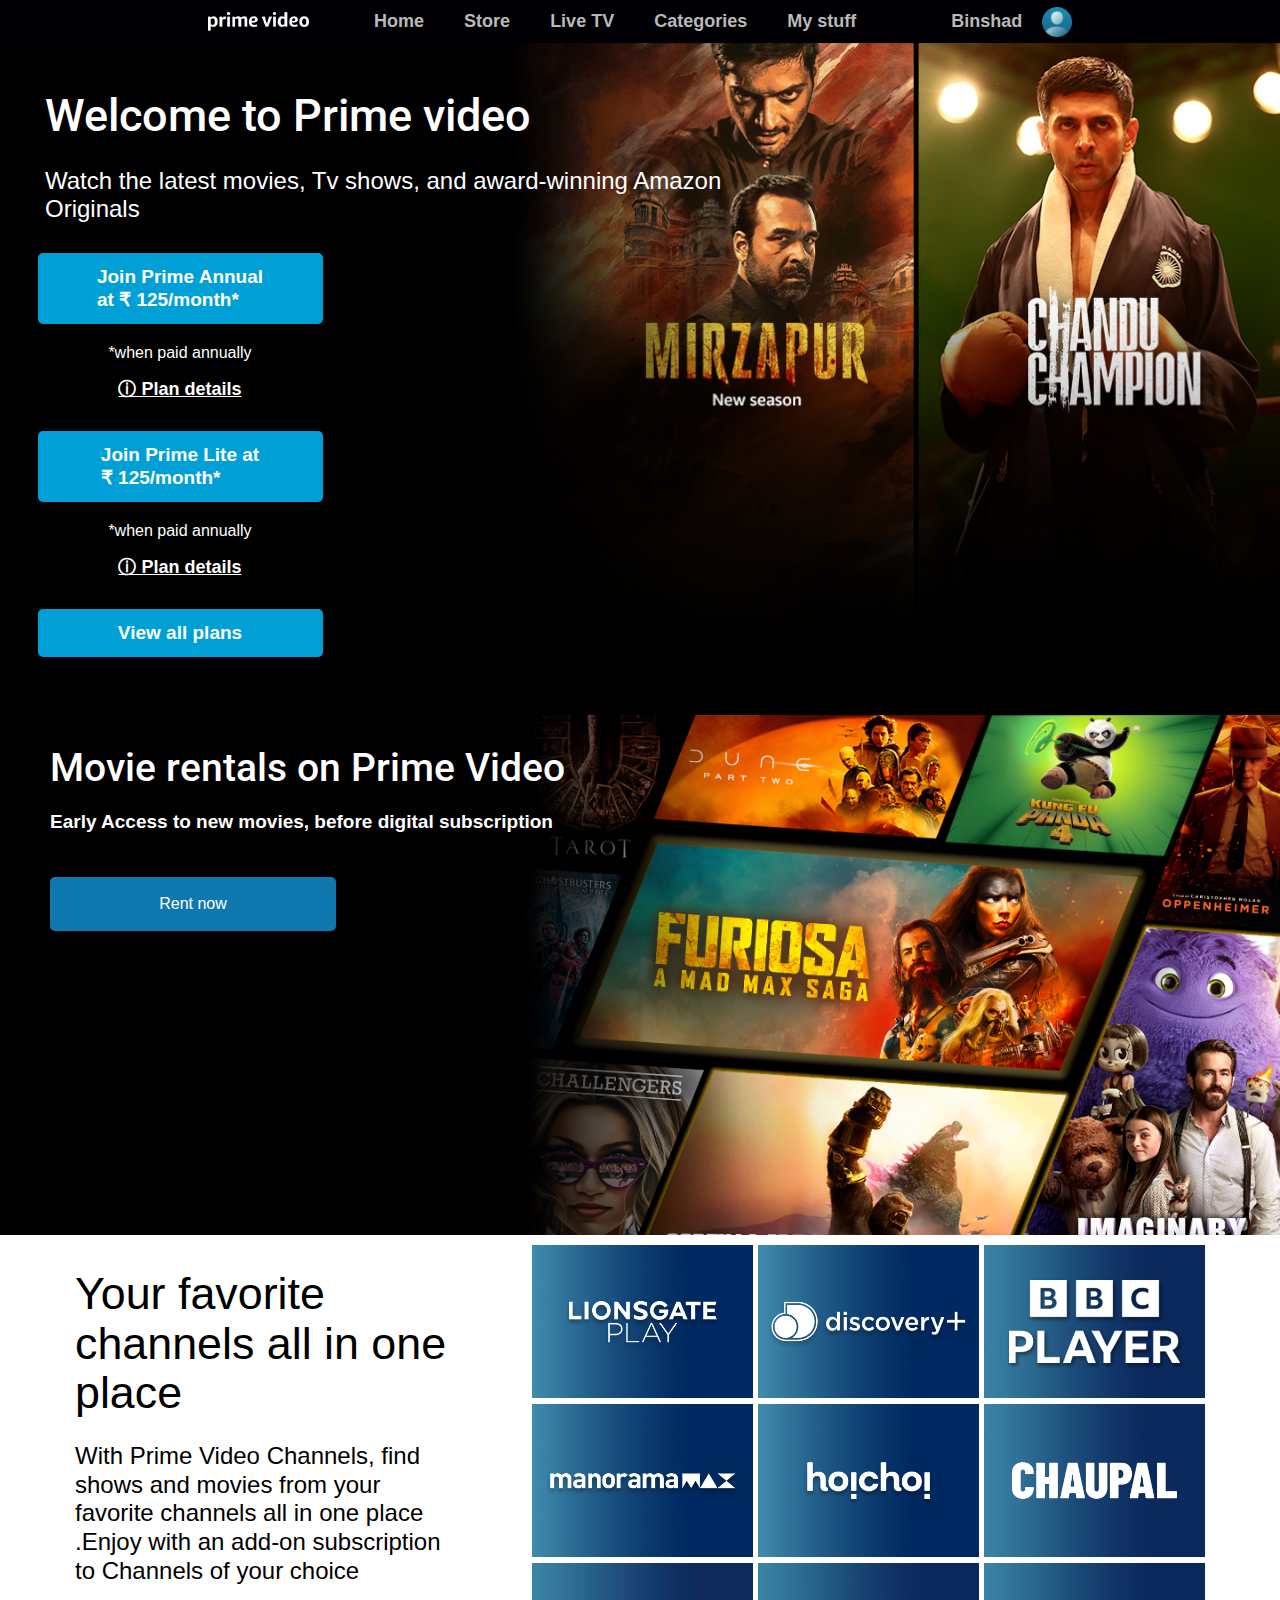
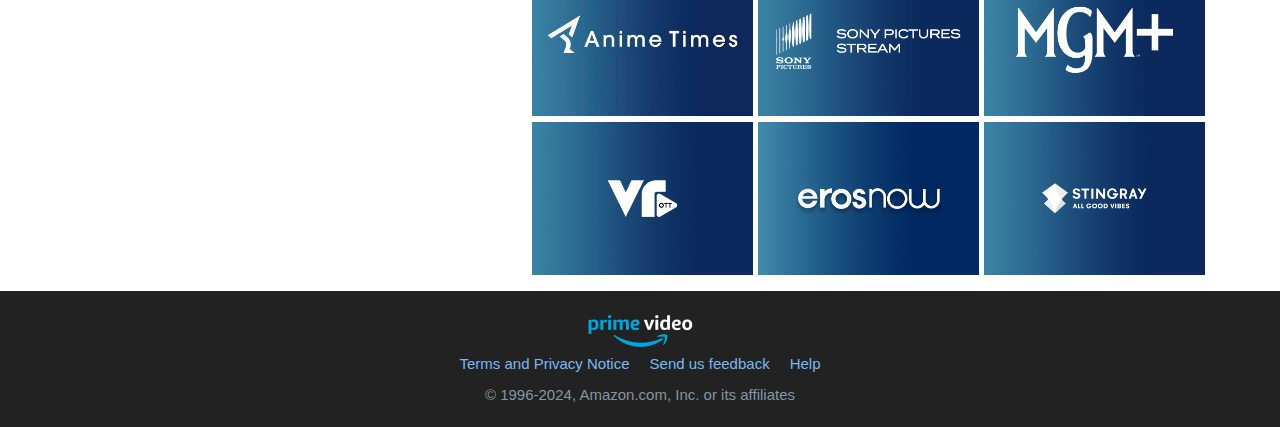
<file: index.html>
<!DOCTYPE html>
<html lang="en">

<head>
    <meta charset="UTF-8">
    <meta name="viewport" content="width=device-width, initial-scale=1.0">
    <title>Prime Video</title>
    <link rel="icon" href="nav-icon/web-site-icon.png">
    <link rel="stylesheet" href="nav.css">
    <!-- font awesome -->

    <link rel="stylesheet" href="https://cdnjs.cloudflare.com/ajax/libs/font-awesome/6.6.0/css/all.min.css"
        integrity="sha512-Kc323vGBEqzTmouAECnVceyQqyqdsSiqLQISBL29aUW4U/M7pSPA/gEUZQqv1cwx4OnYxTxve5UMg5GT6L4JJg=="
        crossorigin="anonymous" referrerpolicy="no-referrer" />

    <!-- font style -->

    <!-- Robot font -->
    <link rel="preconnect" href="https://fonts.googleapis.com">
    <link rel="preconnect" href="https://fonts.gstatic.com" crossorigin>
    <link href="https://fonts.googleapis.com/css2?family=Roboto:wght@400;500;700&display=swap" rel="stylesheet">
    <!-- end -->
    <link rel="preconnect" href="https://fonts.googleapis.com">
    <link rel="preconnect" href="https://fonts.gstatic.com" crossorigin>
    <link href="https://fonts.googleapis.com/css2?family=Roboto:wght@400;500;700&display=swap" rel="stylesheet">
</head>

<body>
     
    <header class="header">
        <div class="container">


            <!-- left section -->
            <div class="left-section">
                <img src="nav-icon/Logo-min.png" alt="logo" class="logo">
            </div>
            <!-- end -->
            <!-- middle section -->
            <div class="middle-section">
                <div class="middle">
                    Home
                    <i class="fa-solid fa-angle-down down-arow"></i>
                </div>
                <div class="middle">
                    Store
                    <i class="fa-solid fa-angle-down  down-arow"></i>
                </div>
                <div class="middle">
                    Live TV
                </div>
                <div class="middle">
                    Categories
                    <i class="fa-solid fa-angle-down down-arow"></i>
                </div>
                <div class="middle">
                    My stuff
                    <i class="fa-solid fa-angle-down down-arow "></i>
                </div>
            </div>
            <!-- end -->
            <!-- right -->
            <div class="right">
                <i class="fa-solid fa-magnifying-glass search-icon"></i>
                <p class="Binshad">Binshad</p>
                <img src="nav-icon/profile-icon-1.png" class="profile-img" alt="">
                <!-- <div class="profile">
            <img src="" alt="">
        </div> -->
            </div>
        </div>
        <!-- end -->
    </header>
    <!-- end -->
     
    <!-- main top section -->
    <section class="background-img">
        <div class="container">
            <!-- title -->
            <div class="title">
                <h1>Welcome to Prime video </h1>
                <h3>Watch the latest movies, Tv shows, and award-winning Amazon <br>Originals</h3>
            </div>
            <!-- premium -->
            <div class="premium">
                <!-- premium container 1-->
                <div class="premium-container">
                    <div class="item">
                        <a href="" class="prime-button">
                            <div class="prime-btn-inner">
                                <span>Join Prime Annual <br> at &#x20b9; 125/month*</span>
                            </div>
                        </a>
                        <p class="info-1">*when paid annually</p>
                    </div>

                    <div class="info-item">
                        <span>ⓘ Plan details</span>
                    </div>
                </div>
                <!-- end -->
                <!-- premium container 2-->
                <div class="premium-container">
                    <div class="item">
                        <a href="" class="prime-button">
                            <div class="prime-btn-inner">
                                <span>Join Prime Lite at <br> &#x20b9; 125/month*</span>
                            </div>
                        </a>
                        <p class="info-1">*when paid annually</p>
                    </div>

                    <div class="info-item">
                        <span>ⓘ Plan details</span>
                    </div>
                </div>
                <!--End  -->
                <!-- premium container 3-->
                <div class="premium-container">
                    <div class="item">
                        <a href="" class="prime-button">
                            <div class="prime-btn-inner">
                                <span>View all plans</span>
                            </div>
                        </a>
                    </div>
                </div>
            </div>
        </div>
    </section>
    <!-- End -->

    <!-- middle center  section -->

    <div class="middle-container">
        <div class="middle-item">

            <div class="movie-rental">
                Movie rentals on Prime Video
            </div>

            <div>
                <h3>Early Access to new movies, before digital subscription</h3>
            </div>

            <div class="rent-btn-container">
                <a href="">
                    <div>
                        <span>Rent now</span>
                    </div>
                </a>
            </div>
        </div>
    </div>
    <!-- end -->
    <!-- favorite Channels -->

    <dvi class="favorite-channels-container">
        <div class="channels-container">
            <div class="left-titles">
                <h1>Your favorite channels all in one place</h1>
                <div>
                    <p>With Prime Video Channels, find shows and movies from your favorite
                        channels all in one place .Enjoy with an add-on subscription to Channels of your choice</p>
                </div>
            </div>
            <div class="right-channel-logo">
                <div class="channel-grid-1"><img src="Channels/LionsgatePlay-1.jpg" alt=""></div>
                <div class="channel-grid-1"><img src="Channels/2_Discovery.jpg" alt=""></div>
                <div class="channel-grid-1"><img src="Channels/426x294_BBC_PLAYER.png" alt=""></div>

                <div class="channel-grid-1"><img src="Channels/426x294_MANORAMAMAX.jpg" alt=""></div>
                <div class="channel-grid-1"><img src="Channels/hoichoi-426X2946_V1.jpg" alt=""></div>
                <div class="channel-grid-1"><img src="Channels/426x294_Chaupal.png" alt=""></div>

                <div class="channel-grid-1"><img src="Channels/426x294_Anime.jpg" alt=""></div>
                <div class="channel-grid-1"><img src="Channels/426x294.png" alt=""></div>
                <div class="channel-grid-1"><img src="Channels/426x294_MGMPLUS.png" alt=""></div>

                <div class="channel-grid-1"><img src="Channels/Vrott.png" alt=""></div>
                <div class="channel-grid-1"><img src="Channels/Erosnow-426X2948_V1.jpg" alt=""></div>
                <div class="channel-grid-1"><img src="Channels/Stingray.png" alt=""></div>
            </div>
        </div>
    </dvi>
    <!-- end -->

    <div class="footer">
        <footer class="main-footer-section">

            <div class="footer-logo">
                <img src="AmazonePrime Asets/web_footer_logo._CB462908456_.png" alt="">
            </div>


            <div class="footer-middle">
                <ul>
                    <li><a href="">
                            Terms and Privacy Notice
                        </a></li>
                    <li><a href="">
                            Send us feedback
                        </a></li>

                    <li><a href="">
                        Help
                    </a></li>

                </ul>
            </div>

            <div class="footer-bottom">
                © 1996-2024, Amazon.com, Inc. or its affiliates
            </div>
        </footer>
    </div>
</body>

</html>
</file>
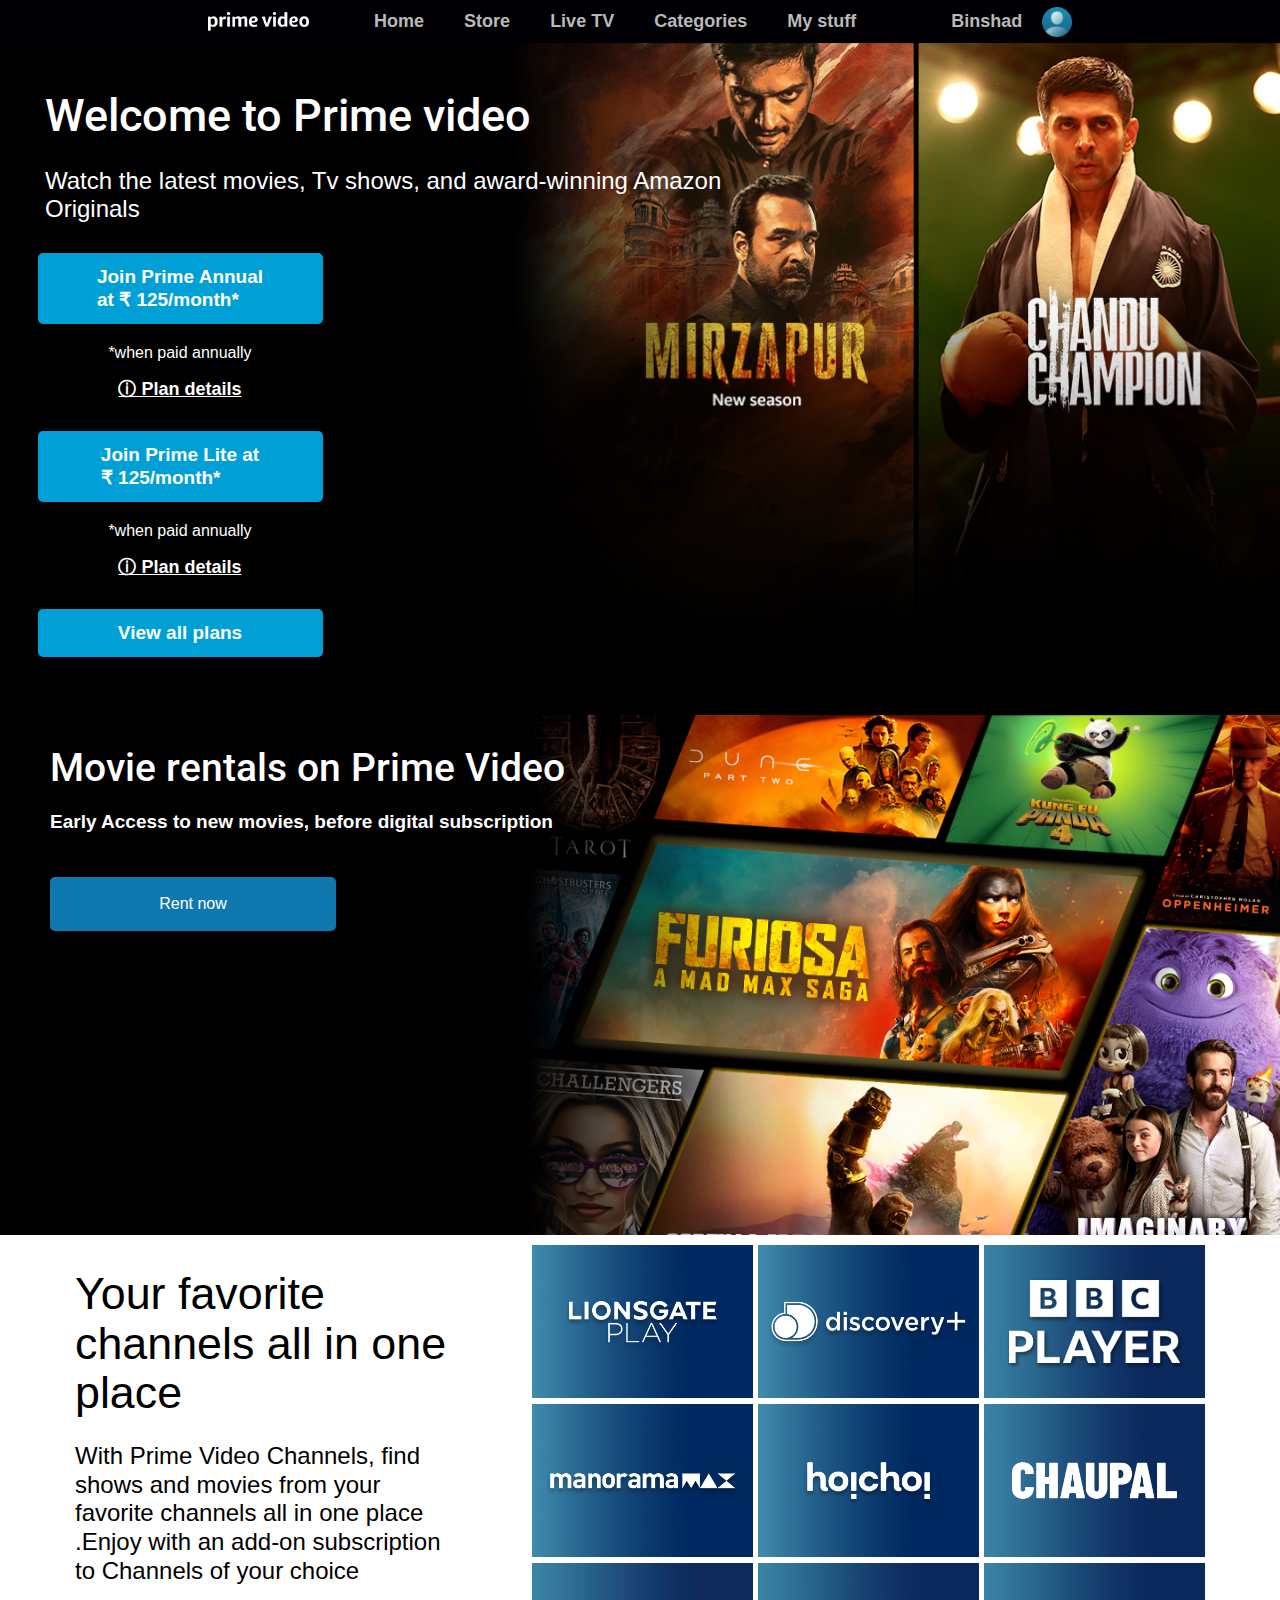
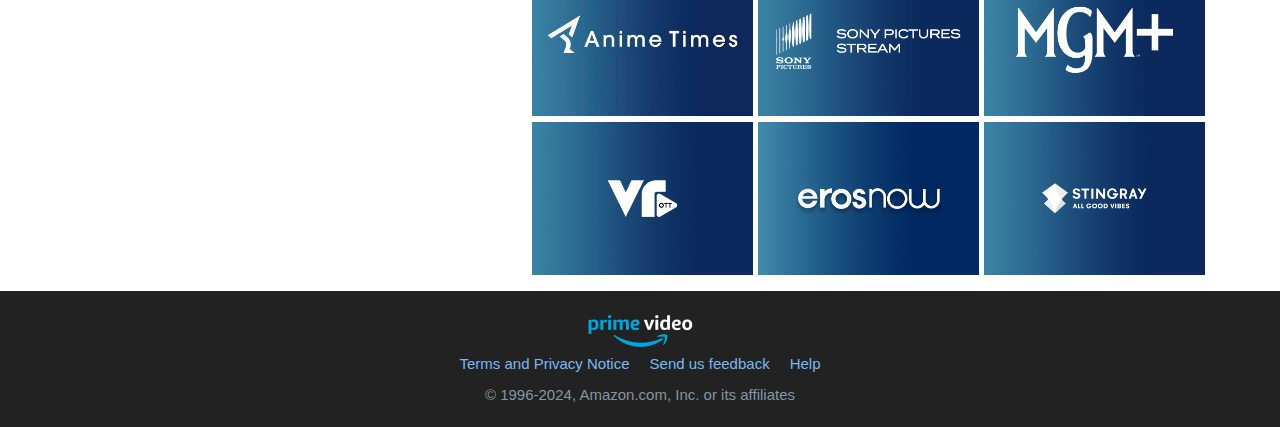
<file: Amazone-Prime.html>
<!DOCTYPE html>
<html lang="en">

<head>
    <meta charset="UTF-8">
    <meta name="viewport" content="width=device-width, initial-scale=1.0">
    <title>Prime Video</title>
    <link rel="icon" href="AmazonePrime Asets/web-site-icon.png">
    <link rel="stylesheet" href="nav.css">
    <!-- font awesome -->

    <link rel="stylesheet" href="https://cdnjs.cloudflare.com/ajax/libs/font-awesome/6.6.0/css/all.min.css"
        integrity="sha512-Kc323vGBEqzTmouAECnVceyQqyqdsSiqLQISBL29aUW4U/M7pSPA/gEUZQqv1cwx4OnYxTxve5UMg5GT6L4JJg=="
        crossorigin="anonymous" referrerpolicy="no-referrer" />

    <!-- font style -->

    <!-- Robot font -->
    <link rel="preconnect" href="https://fonts.googleapis.com">
    <link rel="preconnect" href="https://fonts.gstatic.com" crossorigin>
    <link href="https://fonts.googleapis.com/css2?family=Roboto:wght@400;500;700&display=swap" rel="stylesheet">
    <!-- end -->
    <link rel="preconnect" href="https://fonts.googleapis.com">
    <link rel="preconnect" href="https://fonts.gstatic.com" crossorigin>
    <link href="https://fonts.googleapis.com/css2?family=Roboto:wght@400;500;700&display=swap" rel="stylesheet">
</head>

<body>

    <header class="header">
        <div class="container">


            <!-- left section -->
            <div class="left-section">
                <img src="AmazonePrime Asets/Logo-min.png" alt="logo" class="logo">
            </div>
            <!-- end -->
            <!-- middle section -->
            <div class="middle-section">
                <div class="middle">
                    Home
                    <i class="fa-solid fa-angle-down down-arow"></i>
                </div>
                <div class="middle">
                    Store
                    <i class="fa-solid fa-angle-down  down-arow"></i>
                </div>
                <div class="middle">
                    Live TV
                </div>
                <div class="middle">
                    Categories
                    <i class="fa-solid fa-angle-down down-arow"></i>
                </div>
                <div class="middle">
                    My stuff
                    <i class="fa-solid fa-angle-down down-arow "></i>
                </div>
            </div>
            <!-- end -->
            <!-- right -->
            <div class="right">
                <i class="fa-solid fa-magnifying-glass search-icon"></i>
                <p class="Binshad">Binshad</p>
                <img src="AmazonePrime Asets/profile-icon-1.png" class="profile-img" alt="">
                <!-- <div class="profile">
            <img src="" alt="">
        </div> -->
            </div>
        </div>
        <!-- end -->
    </header>
    <!-- end -->
    <!-- main top section -->
    <section class="background-img">
        <div class="container">
            <!-- title -->
            <div class="title">
                <h1>Welcome to Prime video </h1>
                <h3>Watch the latest movies, Tv shows, and award-winning Amazon <br>Originals</h3>
            </div>
            <!-- premium -->
            <div class="premium">
                <!-- premium container 1-->
                <div class="premium-container">
                    <div class="item">
                        <a href="" class="prime-button">
                            <div class="prime-btn-inner">
                                <span>Join Prime Annual <br> at &#x20b9; 125/month*</span>
                            </div>
                        </a>
                        <p class="info-1">*when paid annually</p>
                    </div>

                    <div class="info-item">
                        <span>ⓘ Plan details</span>
                    </div>
                </div>
                <!-- end -->
                <!-- premium container 2-->
                <div class="premium-container">
                    <div class="item">
                        <a href="" class="prime-button">
                            <div class="prime-btn-inner">
                                <span>Join Prime Lite at <br> &#x20b9; 125/month*</span>
                            </div>
                        </a>
                        <p class="info-1">*when paid annually</p>
                    </div>

                    <div class="info-item">
                        <span>ⓘ Plan details</span>
                    </div>
                </div>
                <!--End  -->
                <!-- premium container 3-->
                <div class="premium-container">
                    <div class="item">
                        <a href="" class="prime-button">
                            <div class="prime-btn-inner">
                                <span>View all plans</span>
                            </div>
                        </a>
                    </div>
                </div>
            </div>
        </div>
    </section>
    <!-- End -->

    <!-- middle center  section -->

    <div class="middle-container">
        <div class="middle-item">

            <div class="movie-rental">
                Movie rentals on Prime Video
            </div>

            <div>
                <h3>Early Access to new movies, before digital subscription</h3>
            </div>

            <div class="rent-btn-container">
                <a href="">
                    <div>
                        <span>Rent now</span>
                    </div>
                </a>
            </div>
        </div>
    </div>
    <!-- end -->
    <!-- favorite Channels -->

    <dvi class="favorite-channels-container">
        <div class="channels-container">
            <div class="left-titles">
                <h1>Your favorite channels all in one place</h1>
                <div>
                    <p>With Prime Video Channels, find shows and movies from your favorite
                        channels all in one place .Enjoy with an add-on subscription to Channels of your choice</p>
                </div>
            </div>
            <div class="right-channel-logo">
                <div class="channel-grid-1"><img src="AmazonePrime Asets/Chnnels/LionsgatePlay-1.jpg" alt=""></div>
                <div class="channel-grid-1"><img src="AmazonePrime Asets/Chnnels/2_Discovery.jpg" alt=""></div>
                <div class="channel-grid-1"><img src="AmazonePrime Asets/Chnnels/426x294_BBC_PLAYER.png" alt=""></div>

                <div class="channel-grid-1"><img src="AmazonePrime Asets/Chnnels/426x294_MANORAMAMAX.jpg" alt=""></div>
                <div class="channel-grid-1"><img src="AmazonePrime Asets/Chnnels/hoichoi-426X2946_V1.jpg" alt=""></div>
                <div class="channel-grid-1"><img src="AmazonePrime Asets/Chnnels/426x294_Chaupal.png" alt=""></div>

                <div class="channel-grid-1"><img src="AmazonePrime Asets/Chnnels/426x294_Anime.jpg" alt=""></div>
                <div class="channel-grid-1"><img src="AmazonePrime Asets/Chnnels/426x294.png" alt=""></div>
                <div class="channel-grid-1"><img src="AmazonePrime Asets/Chnnels/426x294_MGMPLUS.png" alt=""></div>

                <div class="channel-grid-1"><img src="AmazonePrime Asets/Chnnels/Vrott.png" alt=""></div>
                <div class="channel-grid-1"><img src="AmazonePrime Asets/Chnnels/Erosnow-426X2948_V1.jpg" alt=""></div>
                <div class="channel-grid-1"><img src="AmazonePrime Asets/Chnnels/Stingray.png" alt=""></div>
            </div>
        </div>
    </dvi>
    <!-- end -->

    <div class="footer">
        <footer class="main-footer-section">

            <div class="footer-logo">
                <img src="AmazonePrime Asets/web_footer_logo._CB462908456_.png" alt="">
            </div>


            <div class="footer-middle">
                <ul>
                    <li><a href="">
                            Terms and Privacy Notice
                        </a></li>
                    <li><a href="">
                            Send us feedback
                        </a></li>

                    <li><a href="">
                        Help
                    </a></li>

                </ul>
            </div>

            <div class="footer-bottom">
                © 1996-2024, Amazon.com, Inc. or its affiliates
            </div>
        </footer>
    </div>
</body>

</html>
</file>
<file: nav.css>
*{
    margin: 0;
    padding: 0;
    font-family: Arial;
}

:root{
   --text--color:#fff;
}

/* header section */
.header{
    color: rgb(185, 185, 185);
    height: 43px;
    background-color: rgb(0, 0, 4);
    font-size: 18px;
    font-weight: 600;
    display: flex;
    justify-content: space-around;
    align-items: center;
}
header .container{

    display: flex;
    justify-content: space-around;
    align-items: center;
    gap: 60px;
}
.left-section{
    display: flex;
    align-items: center; 

}
.logo{
    height: 19px;   
}
/* Middle section */
.middle-section{
    display: flex;
    gap: 30px;
}
.middle{
    cursor: pointer;
    padding: 11px 5px 11px 5px;
    transition: all 0.15s ease-in-out;
}
.middle:hover{
    background-color:#191e25;
}
.middle i{
    rotate: 0deg;
    transition: all 0.15s ease-in-out;
}
.middle:hover i{
    rotate: 180deg;
}
.right{
    display: flex;
    align-items: center;
    gap:20px;
}
.search-icon{
    margin-right: 10px;
}
.profile-img{
    height: 30px;
}
.background-img{
   height: 672px;
   width: 100%;
   background-image: linear-gradient(to right, #000 40%, transparent 58%), url(main_images/MLP.jpg);
   background-position: top right;
   background-size: cover;
   position: relative;
   color:var(--text--color);
}
/* end */

/* section */
section .container{
    width: 1428px;
    position: absolute;
    margin: 45px;
    background-color:transparent;
}
.title h1{
    font-family: Roboto;
    font-size: 45px;
    font-weight: 500;
    line-height: 55px;
}
.title h3{
    font-size: 24px;
    margin-top: 24px;
    font-weight: 500;
}
.premium{
    margin-top: 30px;
    margin-left: 40px;
}
.premium .premium-container{
    width: 190px;
    margin-top: 30px;
    display: flex;
    flex-direction: column;
    align-items: center;
}
.item{
    display: flex;
    flex-direction: column;
    align-items: center;
    justify-content: center;
    gap:20px;
}
.prime-button{
   padding: 13px 20px 13px 20px;
   width: 245px;
   display: flex;
   align-items: center;
   justify-content: center;
   text-decoration: none;
   color:var(--text--color);
   background-color: rgb(0, 160, 214);
   border-radius: 5px;
   transition: background-color 0.5s ease-in-out;
}
.prime-button:hover{
    background-color: rgb(33, 56, 119);
}
.prime-btn-inner{
    font-size: 19px;
    font-weight: 700;
    box-sizing: border-box;
}
.info-item{
    margin-top: 15px;
    text-decoration: underline;
    cursor: pointer;
    font-size: 18px;
    font-weight: 700;
}
.info-item:hover{
    text-decoration: none;
}

/* middle container section */
 .middle-container{
    width: 100%;
    background-image: linear-gradient(to right, #000 40%,transparent 58%),url(main_images/TVOD_MLP_Right.jpg);
    height: 520px;
    background-size: cover;
    color:var(--text--color);
    position: relative;
 }
 .middle-item{
    position: absolute;
    margin-top: 30px;
    margin-left: 50px;
    display: flex;
    flex-direction: column;
    gap: 30px;  
    width: 714px;
 }
 .movie-rental{
    font-size: 39px;
    font-family: Roboto;
    font-weight: 500;
    
 }
 .movie-rental+div h3{
    font-size:19px ;
    margin-top: -10px;
 }
.rent-btn-container{
    padding: 14px 20px 14px 0;
    text-align: center;
}
.rent-btn-container a{  
    text-decoration: none;
    color:var(--text--color);
    width: 280px;
}
.rent-btn-container span{
    width: 250px;
    background-color: #0f79af;
    display: flex;
    align-items: center;
    justify-content: center;
    padding: 18px;
    border-radius: 5px;
}
.favorite-channels-container{
    width: 100%;
    height: 656px;
    background-color: #fff;
}
.channels-container{
    padding: 10px 75px 10px 75px;
    display: flex;
    height: 636px;
}
.left-titles{
    flex: 1;
    
    margin-top: 24px;
    padding-right: 68px;
    color: #000;
}
.left-titles h1{
    font-size: 2.8rem;
    line-height: 3.1rem;
    font-weight: 500;
}
.left-titles div{
    margin-top: 24px;
    font-size: 1.5rem;
    line-height: 1.8rem;
}
.right-channel-logo{
    flex: 1;
    display: grid;
    grid-template-columns: 1fr 1fr 1fr;
    column-gap: 5px;
}
.channel-grid-1 img{
    background-color: #000;
    width: 221px;
    height: 153px;
}
.channel-grid-1 img:hover{
    box-shadow: 0px 1px 6px 4px #333;
}

.footer{
    background-color: rgb(34, 34, 34);
    padding: 24px;
}
 
.main-footer-section{
    display: flex;
    flex-direction: column;
    align-items: center;
}
.footer-middle ul{
  list-style: none;
  display: flex;
  margin-top: 4px;
  margin-bottom: 14px;
}
.footer-middle ul li{
    margin: 0 10px 0 10px;
    font-size: 15px;
    cursor: pointer;
}
.footer-middle ul a{
    color:#79b8f3;
    text-decoration: none;
}
.footer-bottom{
    color: rgb(129, 151, 164);
    font-size: 15px;
}
</file>
